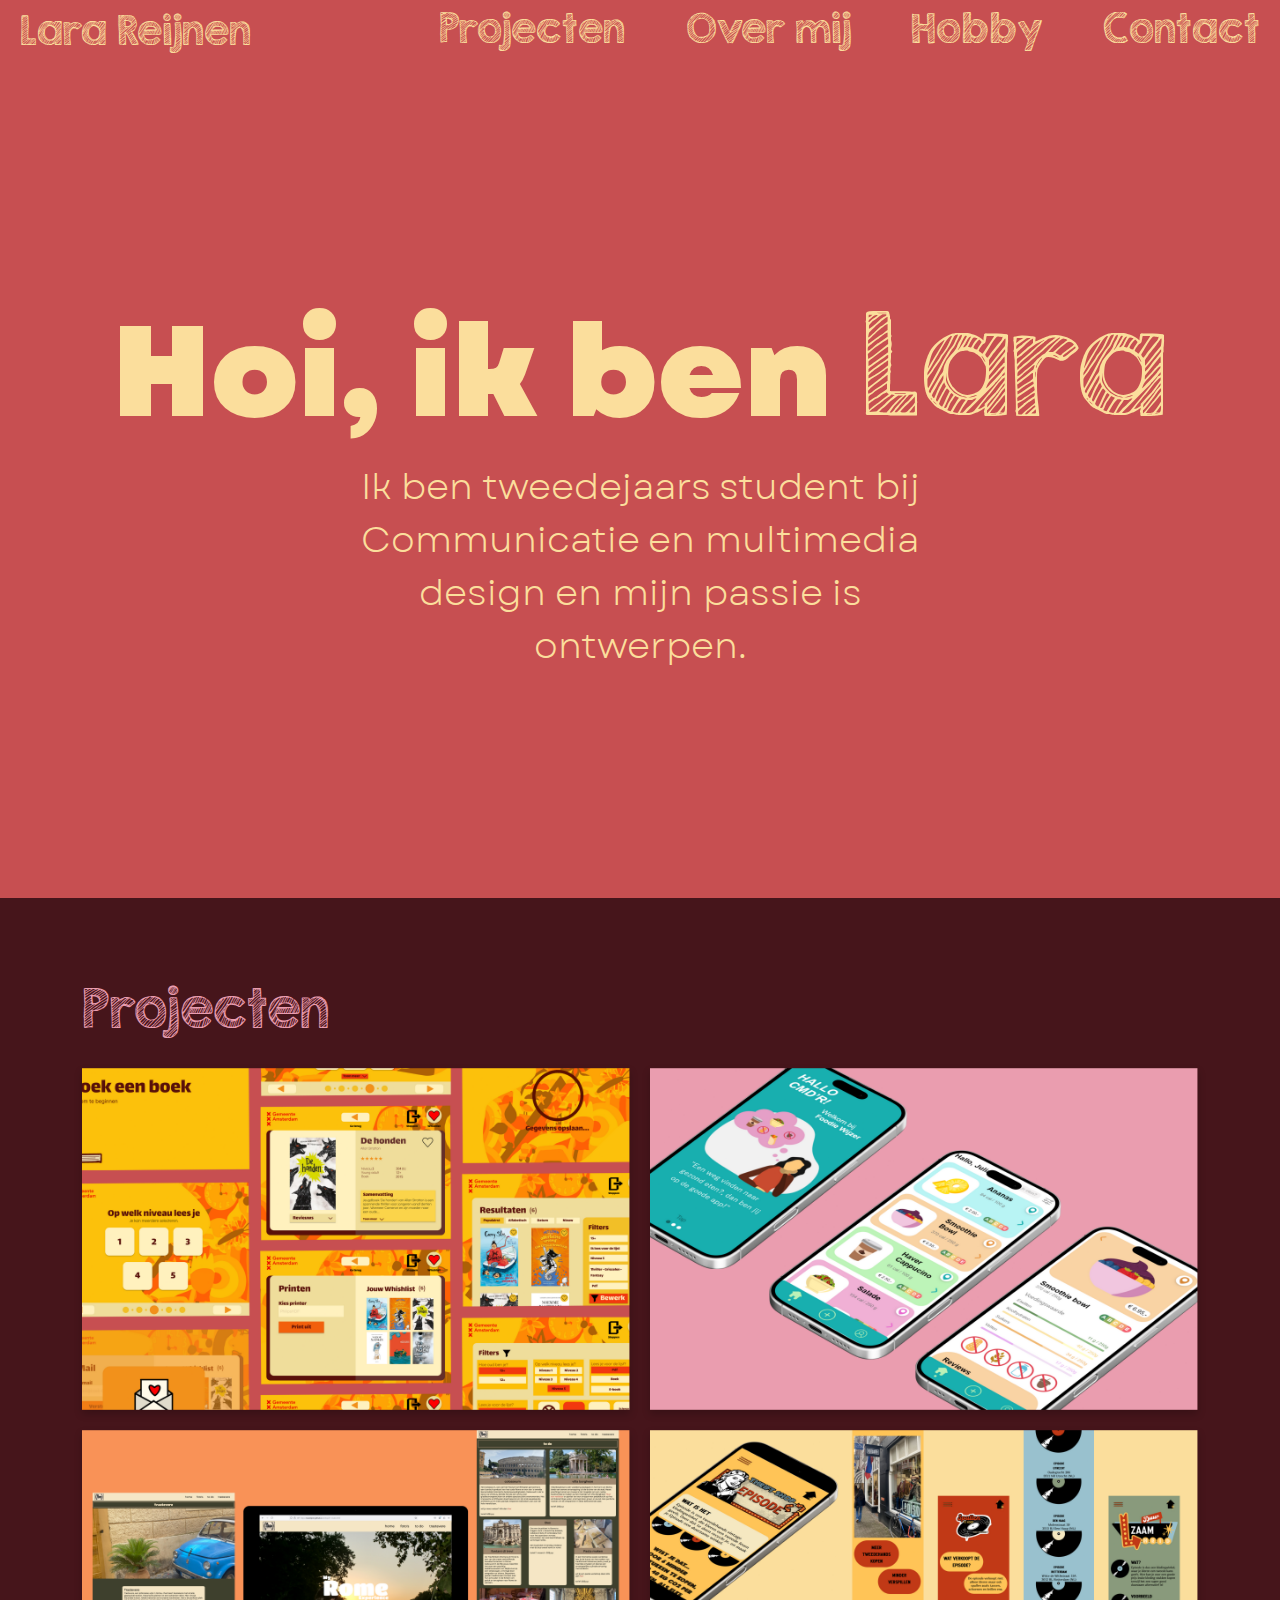
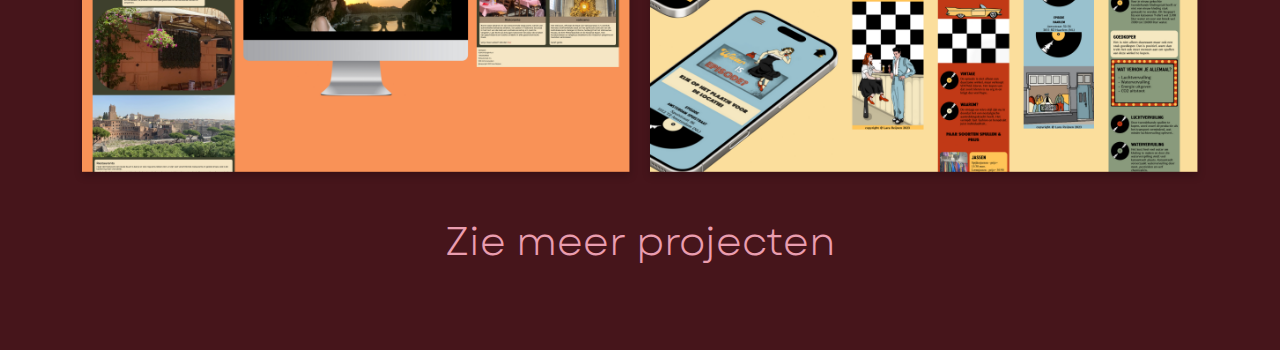
<file: index.html>
<!DOCTYPE html>
<html lang="en">
<head>
    <meta charset="UTF-8">
    <meta name="viewport" content="width=device-width, initial-scale=1.0">
    <title>Document</title>
    <link rel="stylesheet" href="style/style.css"> <!-- ✅ Fixed -->
</head>
<body>
    <!-- Navbar -->
    <nav class="navbar">
        <div class="logo">
            <a href="index.html">Lara Reijnen</a> <!-- ✅ Fixed -->
        </div>
        <button class="burger">
            <span></span>
            <span></span>
            <span></span>
        </button>
        <ul class="nav-links">
            <li><a href="Projecten.html">Projecten</a></li>
            <li><a href="overmij.html">Over mij</a></li>
            <li><a href="mijnhobby.html">Hobby</a></li>
            <li><a href="contact.html">Contact</a></li>
        </ul>        
    </nav>
    
    <div class="container_one">
        <h1 class="welcome_text">Hoi, ik ben <span class="spanStyle">Lara</span></h1> 
        <h3>Ik ben tweedejaars student bij <br> Communicatie en multimedia <br> design en mijn passie is <br> ontwerpen.</h3>
    </div>
    <div class="container_two">
        <div class="width">
            <h2>Projecten</h2>
            <div class="gallery">
                <div class="row">
                    <img src="media/Home.foto3.boek.png" alt="Image 1" class="clickable-img"> <!-- ✅ Fixed -->
                    <img src="media/home.foto4.scherm.png" alt="Image 2" class="clickable-img"> <!-- ✅ Fixed -->
                </div>
                <div class="row">
                    <img src="media/home.foto.rome.png" alt="Image 3" class="clickable-img"> <!-- ✅ Fixed -->
                    <img src="media/home.foto2.episode.png" alt="Image 4" class="clickable-img"> <!-- ✅ Fixed -->
                </div>
            </div>
            <p class="see-more">Zie meer projecten</p>
        </div>
    </div>    
</body>
</html>

<script>
document.addEventListener('DOMContentLoaded', function () {
    const burger = document.querySelector('.burger');
    const navLinks = document.querySelector('.nav-links');

    burger.addEventListener('click', function () {
        navLinks.classList.toggle('mobile');
        burger.classList.toggle('active');
    });
});

document.addEventListener("DOMContentLoaded", () => {
    // Select all clickable images
    const images = document.querySelectorAll(".clickable-img");

    images.forEach((image) => {
        image.addEventListener("click", () => {
            // Redirect to the Projecten page
            window.location.href = "Projecten.html";
        });
    });

    // Click event for "see more"
    const seeMore = document.querySelector(".see-more");
    if (seeMore) {
        seeMore.addEventListener("click", () => {
            window.location.href = "Projecten.html";
        });
    }
});
</script>
</file>
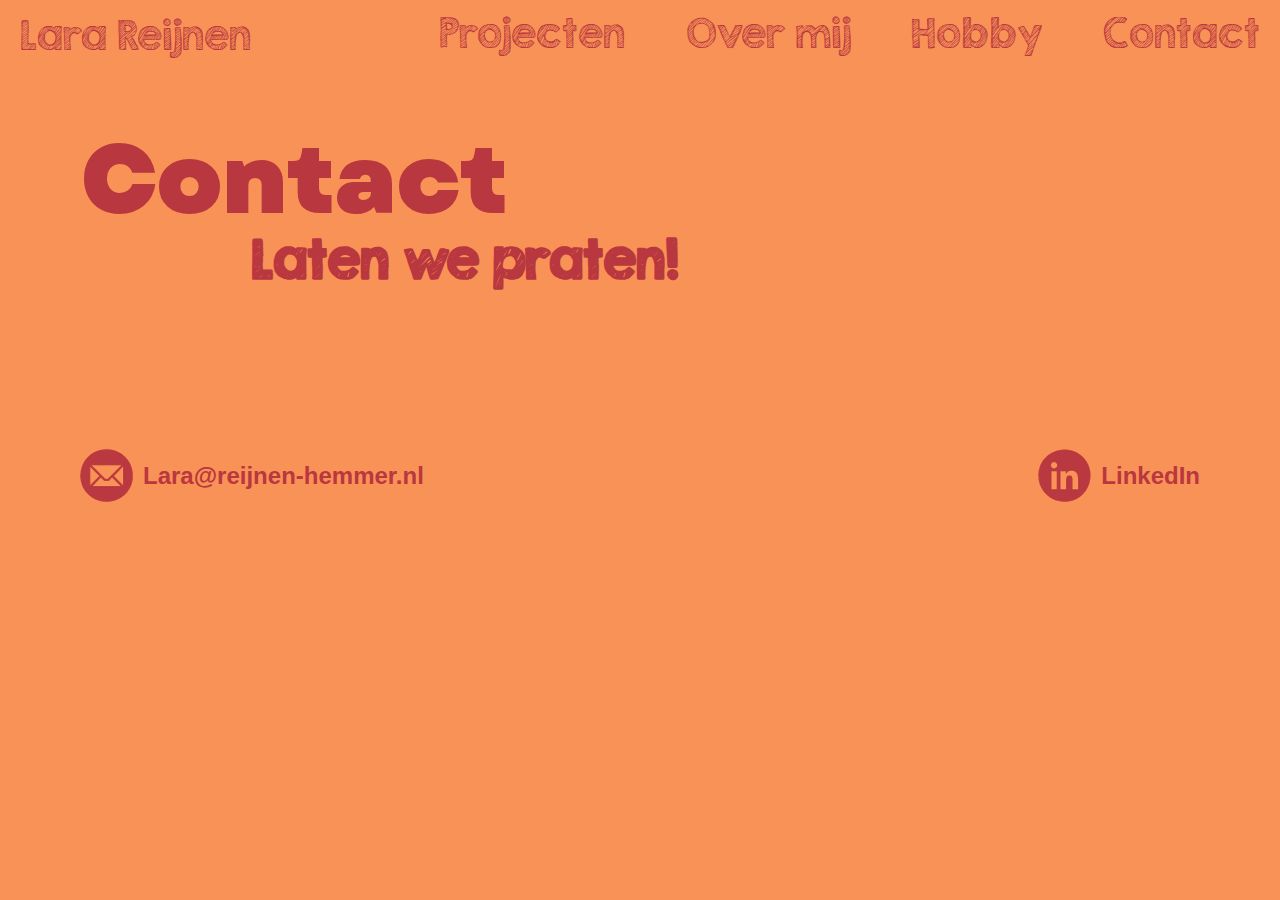
<file: contact.html>
<!DOCTYPE html>
<html lang="en">
<head>
    <meta charset="UTF-8">
    <meta name="viewport" content="width=device-width, initial-scale=1.0">
    <title>Contact</title>
    <link rel="stylesheet" href="style/contact.css"> <!-- ✅ Fixed -->
</head>
<body>
    <!-- Navbar -->
    <nav class="navbar">
        <div class="logo">
            <a href="index.html">Lara Reijnen</a> <!-- ✅ Fixed -->
        </div>
        <button class="burger">
            <span></span>
            <span></span>
            <span></span>
        </button>
        <ul class="nav-links">
            <li><a href="Projecten.html">Projecten</a></li>
            <li><a href="overmij.html">Over mij</a></li>
            <li><a href="mijnhobby.html">Hobby</a></li>
            <li><a href="contact.html">Contact</a></li>
        </ul>
    </nav>

    <!-- About Section -->
    <div class="about-container">
        <div class="about-text">
            <h1>Contact</h1>
            <h2>Laten we praten!</h2>
        </div>
    </div>

    <!-- Contact Links Section -->
    <div class="contact-links">
        <div class="contact-item">
            <img src="media/mail.icon_1.png" alt="Email Icon"> <!-- ✅ Fixed -->
            <a href="mailto:Lara@reijnen-hemmer.nl">Lara@reijnen-hemmer.nl</a>
        </div>
        <div class="contact-item">
            <img src="media/linkedin.icon_1.png" alt="LinkedIn Icon"> <!-- ✅ Fixed -->
            <a href="https://www.linkedin.com/in/lara-reijnen-81775534a/" target="_blank">LinkedIn</a>
        </div>
    </div>
</body>
</html>

<script>
document.addEventListener('DOMContentLoaded', function () {
    const burger = document.querySelector('.burger');
    const navLinks = document.querySelector('.nav-links');

    burger.addEventListener('click', function () {
        navLinks.classList.toggle('mobile');
        burger.classList.toggle('active');
    });
});
</script>
</file>
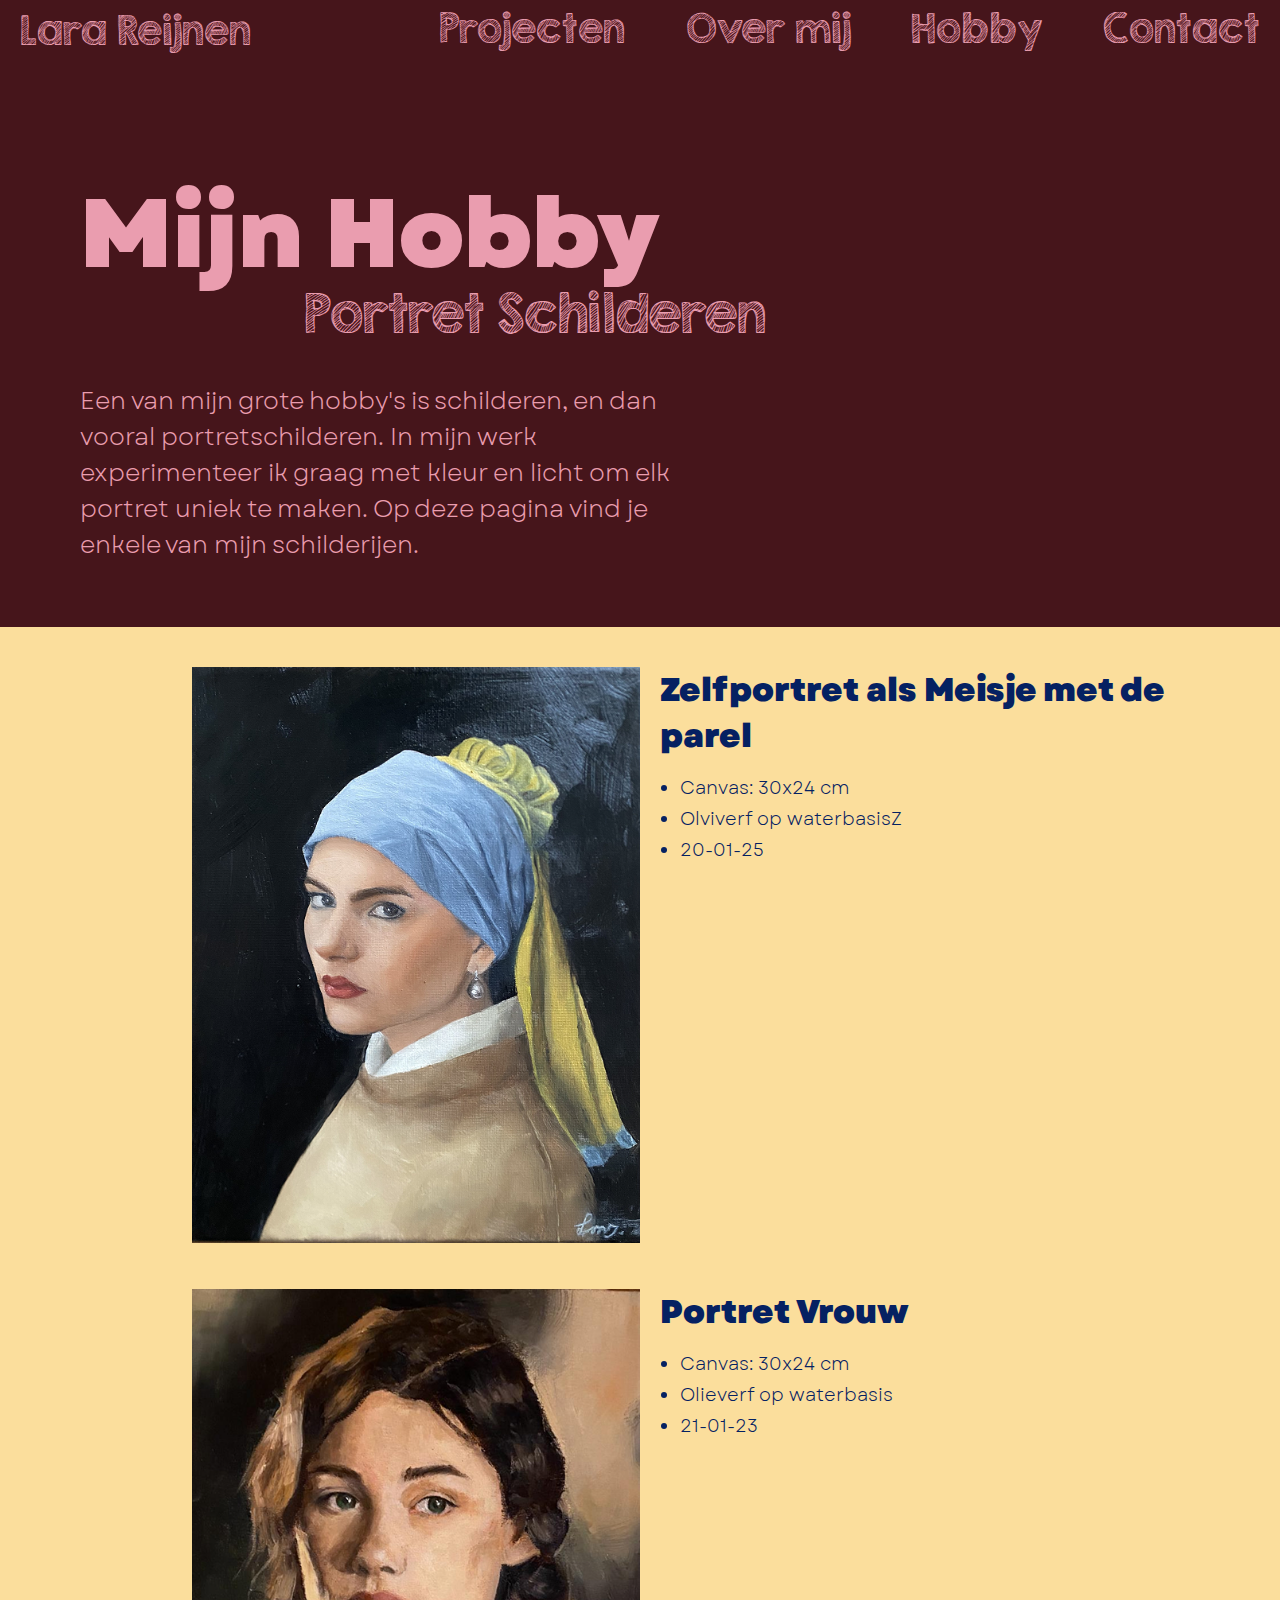
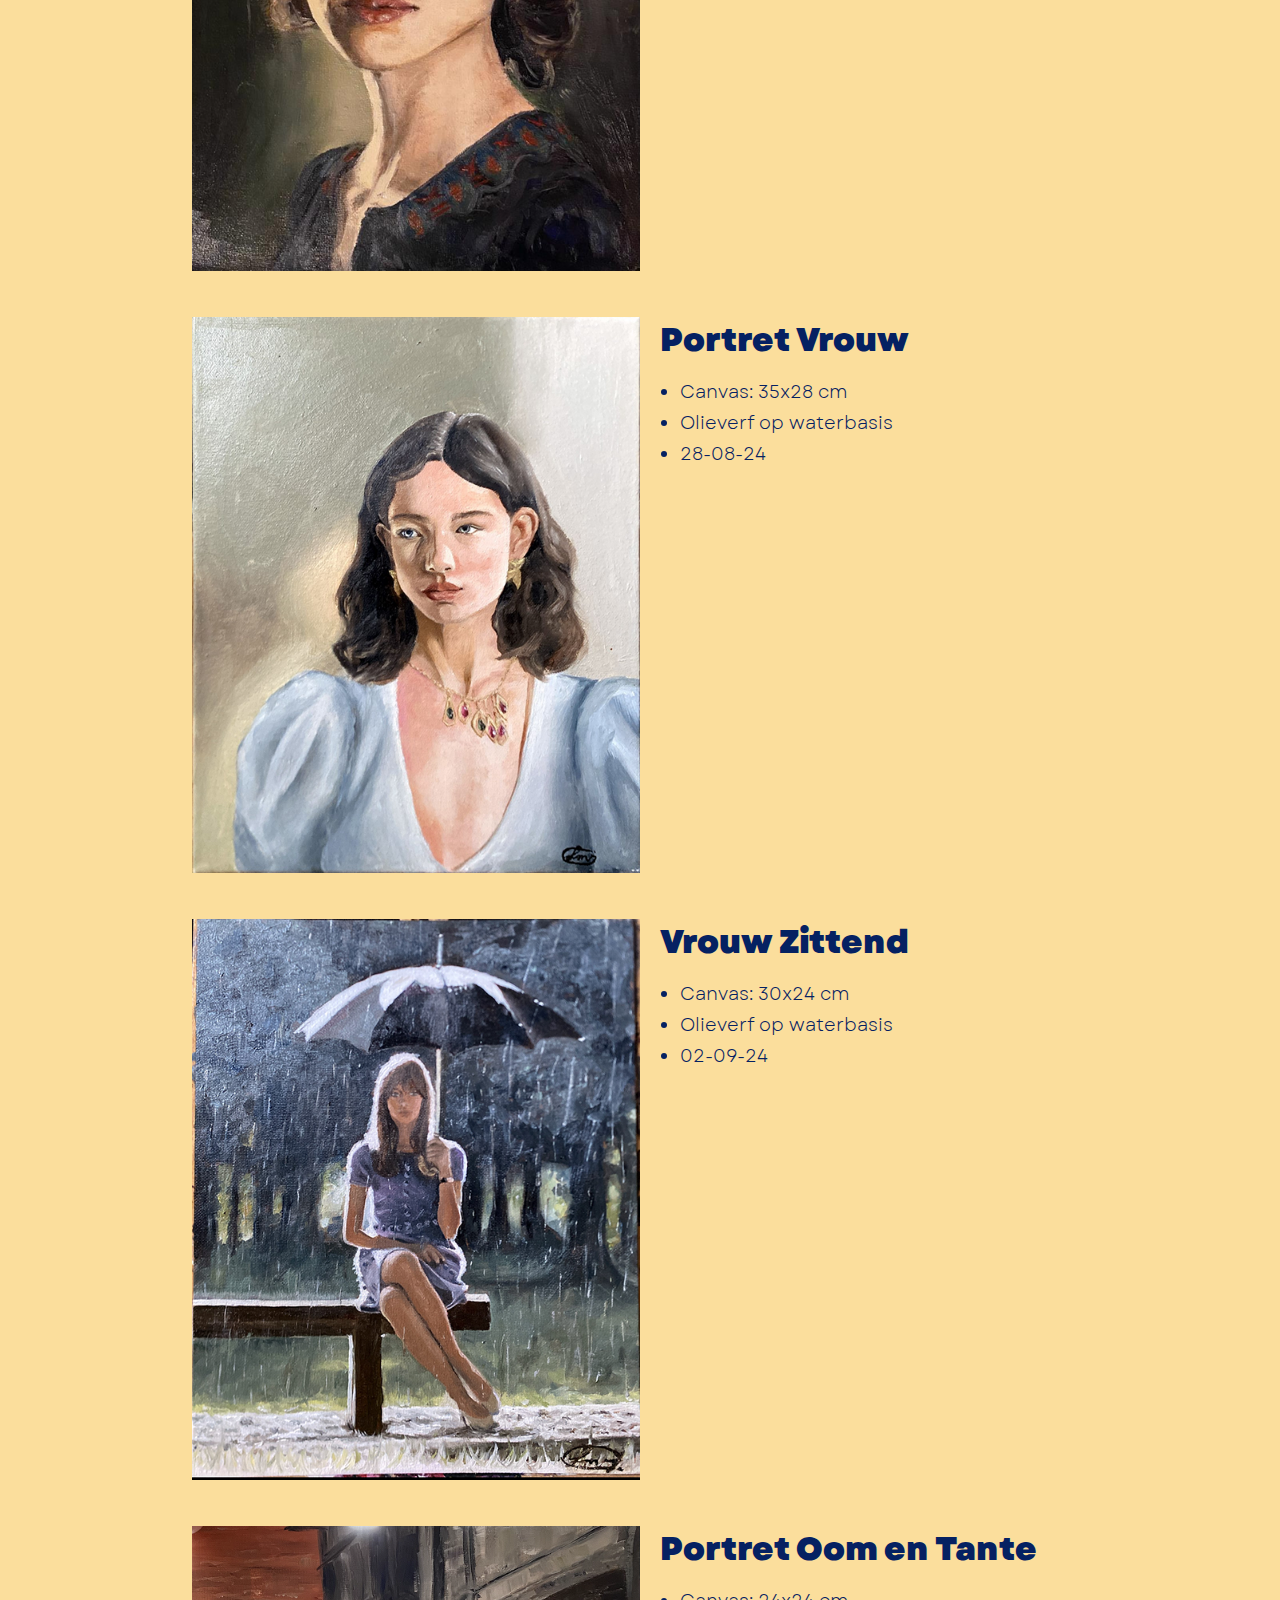
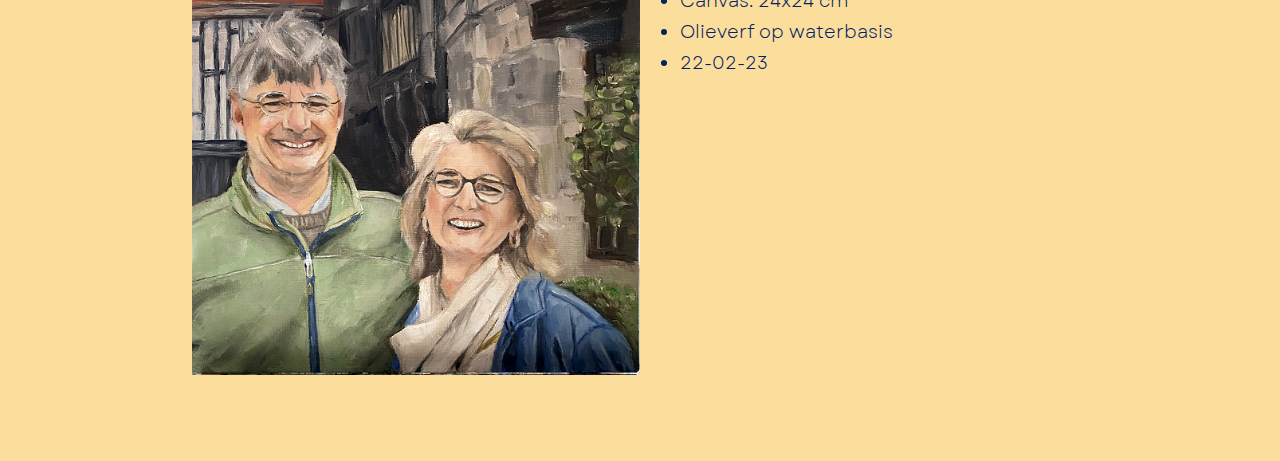
<file: mijnhobby.html>
<!DOCTYPE html>
<html lang="en">
<head>
    <meta charset="UTF-8">
    <meta name="viewport" content="width=device-width, initial-scale=1.0">
    <title>Hobby</title>
    <link rel="stylesheet" href="style/hobby.css"> <!-- ✅ Fixed relative path -->
</head>
<body>
    <!-- Navbar -->
    <nav class="navbar">
        <div class="logo">
            <a href="index.html">Lara Reijnen</a> <!-- ✅ Fixed relative path -->
        </div>
        <button class="burger">
            <span></span>
            <span></span>
            <span></span>
        </button>
        <ul class="nav-links">
            <li><a href="Projecten.html">Projecten</a></li>
            <li><a href="overmij.html">Over mij</a></li>
            <li><a href="mijnhobby.html">Hobby</a></li>
            <li><a href="contact.html">Contact</a></li>
        </ul>
    </nav>

    <!-- Top Container -->
    <div class="about-container">
        <div class="about-text">
            <h1>Mijn Hobby</h1>
            <h2>Portret Schilderen</h2>
            <p>
                Een van mijn grote hobby's is schilderen, en dan vooral portretschilderen. 
                In mijn werk experimenteer ik graag met kleur en licht om elk portret uniek te maken. 
                Op deze pagina vind je enkele van mijn schilderijen.
            </p>
        </div>
    </div>

    <!-- Gallery Container -->
    <div class="gallery-container">
        <!-- Row 1 -->
        <div class="row">
            <div class="row-img">
                <img src="media/image 30.png" alt="Abstract Portret"> <!-- ✅ Fixed -->
            </div>
            <div class="row-text">
                <h1>Zelfportret als Meisje met de parel</h1>
                <ul>
                    <li>Canvas: 30x24 cm</li>
                    <li>Olviverf op waterbasisZ</li>
                    <li>20-01-25</li>
                </ul>
            </div>
        </div>

        <!-- Row 2 -->
        <div class="row">
            <div class="row-img">
                <img src="media/f1.portet.png" alt="Portret Vrouw"> <!-- ✅ Fixed -->
            </div>
            <div class="row-text">
                <h1>Portret Vrouw</h1>
                <ul>
                    <li>Canvas: 30x24 cm</li>
                    <li>Olieverf op waterbasis</li>
                    <li>21-01-23</li>
                </ul>
            </div>
        </div>

        <!-- Row 3 -->
        <div class="row">
            <div class="row-img">
                <img src="media/f2.portret.blauw 1.png" alt="Portret Meisje"> <!-- ✅ Fixed -->
            </div>
            <div class="row-text">
                <h1>Portret Vrouw</h1>
                <ul>
                    <li>Canvas: 35x28 cm</li>
                    <li>Olieverf op waterbasis</li>
                    <li>28-08-24</li>
                </ul>
            </div>
        </div>

        <!-- Row 4 -->
        <div class="row">
            <div class="row-img">
                <img src="media/f3.volledig.vrouw.png" alt="Vrouw Zittend"> <!-- ✅ Fixed -->
            </div>
            <div class="row-text">
                <h1>Vrouw Zittend</h1>
                <ul>
                    <li>Canvas: 30x24 cm</li>
                    <li>Olieverf op waterbasis</li>
                    <li>02-09-24</li>
                </ul>
            </div>
        </div>

        <!-- Row 5 -->
        <div class="row">
            <div class="row-img">
                <img src="media/f4.oom.tante.png" alt="Portret Oom en Tante"> <!-- ✅ Fixed -->
            </div>
            <div class="row-text">
                <h1>Portret Oom en Tante</h1>
                <ul>
                    <li>Canvas: 24x24 cm</li>
                    <li>Olieverf op waterbasis</li>
                    <li>22-02-23</li>
                </ul>
            </div>
        </div>
    </div>

    <script>
        // ✅ Fix for Burger Menu Toggle
        document.addEventListener('DOMContentLoaded', function () {
            const burger = document.querySelector('.burger');
            const navLinks = document.querySelector('.nav-links');

            burger.addEventListener('click', function () {
                navLinks.classList.toggle('mobile');
                burger.classList.toggle('active');
                document.body.classList.toggle('nav-open'); 
            });
        });
    </script>
</body>
</html>
</file>
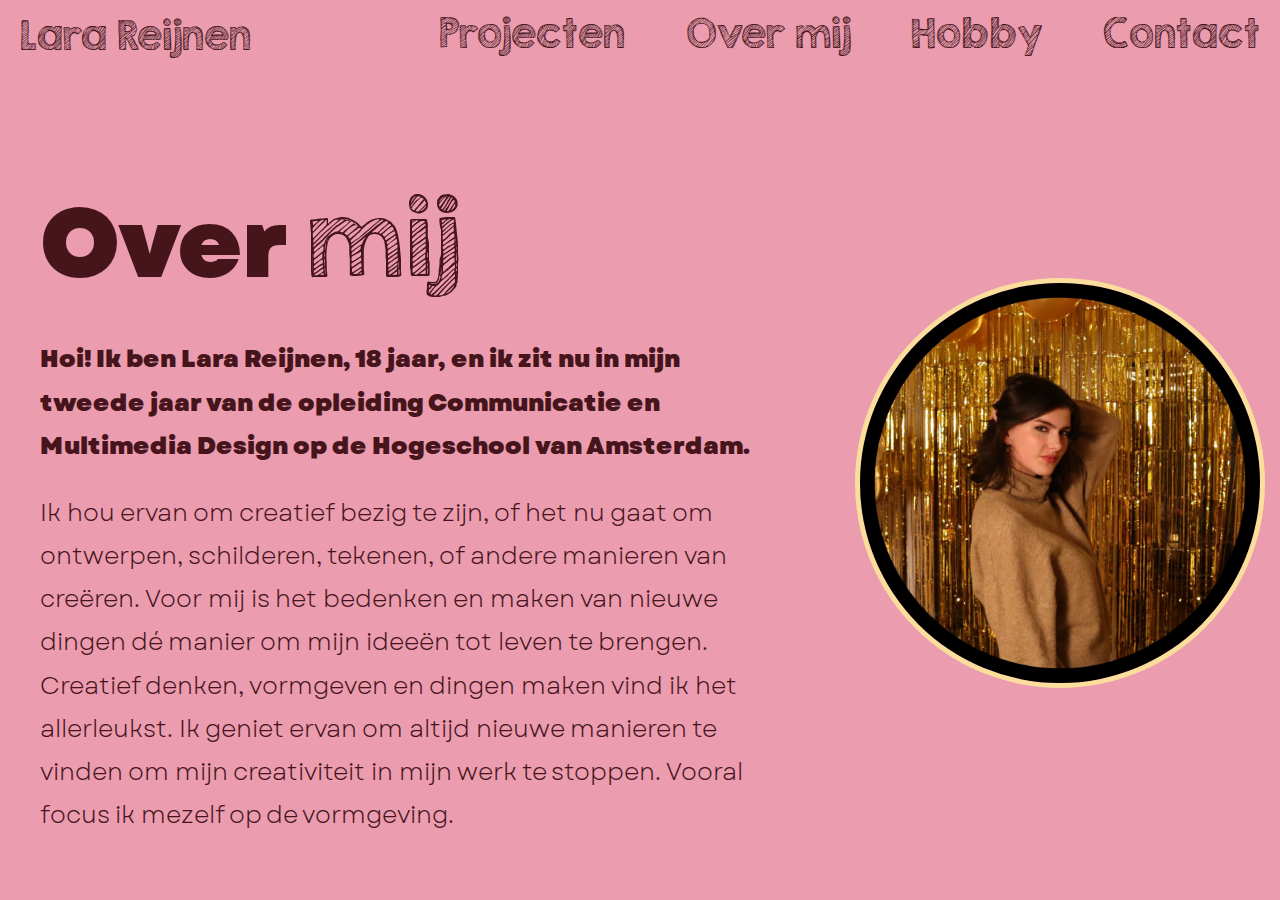
<file: overmij.html>
<!DOCTYPE html>
<html lang="en">
<head>
    <meta charset="UTF-8">
    <meta name="viewport" content="width=device-width, initial-scale=1.0">
    <title>Over Mij</title>
    <link rel="stylesheet" href="style/overmij.css"> <!-- ✅ Fixed CSS Path -->
</head>
<body>
    <nav class="navbar">
        <div class="logo">
            <a href="index.html">Lara Reijnen</a> <!-- ✅ Fixed Navigation Path -->
        </div>
        <button class="burger">
            <span></span>
            <span></span>
            <span></span>
        </button>
        <ul class="nav-links">
            <li><a href="Projecten.html">Projecten</a></li>
            <li><a href="overmij.html">Over mij</a></li>
            <li><a href="mijnhobby.html">Hobby</a></li>
            <li><a href="contact.html">Contact</a></li>
        </ul>
    </nav>  

    <!-- About Container -->
    <div class="about-container">
        <div class="about-text">
            <h1>Over <span class="fontStyle">mij</span></h1>
            <p class="p1">
                Hoi! Ik ben Lara Reijnen, 18 jaar, en ik zit nu in mijn tweede jaar van de opleiding 
                Communicatie en Multimedia Design op de Hogeschool van Amsterdam.
            </p>
            <p class="p2">
                Ik hou ervan om creatief bezig te zijn, of het nu gaat om ontwerpen, schilderen, tekenen, of andere manieren van creëren. Voor mij is het bedenken en maken van nieuwe dingen dé manier om mijn ideeën tot leven te brengen. Creatief denken, vormgeven en dingen maken vind ik het allerleukst. Ik geniet ervan om altijd nieuwe manieren te vinden om mijn creativiteit in mijn werk te stoppen. Vooral focus ik mezelf op de vormgeving.
            </p>
        </div>
        <div class="about-image">
            <img src="media/larafoto.jpg" alt="Foto van mij"> <!-- ✅ Fixed Image Path -->
        </div>
    </div>

    <script>
        document.addEventListener('DOMContentLoaded', function () {
            const burger = document.querySelector('.burger');
            const navLinks = document.querySelector('.nav-links');

            burger.addEventListener('click', function () {
                navLinks.classList.toggle('mobile'); // Add or remove mobile styles
                burger.classList.toggle('active'); // Animate burger lines
                document.body.classList.toggle('nav-open'); // Prevent body scrolling when the menu is open
            });
        });
    </script>
</body>
</html>
</file>
<file: style/style.css>
/* -------------------------------------------------- */
/*  1) CUSTOM FONTS                                    */
/* -------------------------------------------------- */
@font-face {
    font-family: "Garet-Book";
    src: url("../fonts/Garet-Book.eot"); /* IE9 Compat Modes */
    src: url("../fonts/Garet-Book.eot?#iefix") format("embedded-opentype"), /* IE6-IE8 */
         url("../fonts/Garet-Book.woff2") format("woff2"),
         url("../fonts/Garet-Book.woff") format("woff"),
         url("../fonts/Garet-Book.ttf") format("truetype");
    font-weight: 400;
    font-style: normal;
  }
  
  @font-face {
    font-family: "Garet-Heavy";
    src: url("../fonts/Garet-Heavy.eot");
    src: url("../fonts/Garet-Heavy.eot?#iefix") format("embedded-opentype"),
         url("../fonts/Garet-Heavy.woff2") format("woff2"),
         url("../fonts/Garet-Heavy.woff") format("woff"),
         url("../fonts/Garet-Heavy.ttf") format("truetype");
    font-weight: 700;
    font-style: normal;
  }
  
  @font-face {
    font-family: "MADEMountain-Regular";
    src: url("../fonts/MADEMountain-Regular.eot");
    src: url("../fonts/MADEMountain-Regular.eot?#iefix") format("embedded-opentype"),
         url("../fonts/MADEMountain-Regular.woff2") format("woff2"),
         url("../fonts/MADEMountain-Regular.woff") format("woff"),
         url("../fonts/MADEMountain-Regular.ttf") format("truetype");
    font-weight: 400;
    font-style: normal;
  }
  
  @font-face {
    font-family: "KGSecondChancesSketch";
    src: url("../fonts/KGSecondChancesSketch.eot");
    src: url("../fonts/KGSecondChancesSketch.eot?#iefix") format("embedded-opentype"),
         url("../fonts/KGSecondChancesSketch.woff2") format("woff2"),
         url("../fonts/KGSecondChancesSketch.woff") format("woff"),
         url("../fonts/KGSecondChancesSketch.ttf") format("truetype");
    font-weight: 400; /* Adjust if needed */
    font-style: normal;
  }
  
  @font-face {
    font-family: "KGSecondChancesSolid";
    src: url("../fonts/KGSecondChancesSolid.eot");
    src: url("../fonts/KGSecondChancesSolid.eot?#iefix") format("embedded-opentype"),
         url("../fonts/KGSecondChancesSolid.woff2") format("woff2"),
         url("../fonts/KGSecondChancesSolid.woff") format("woff"),
         url("../fonts/KGSecondChancesSolid.ttf") format("truetype");
    font-weight: 400; /* Adjust if needed */
    font-style: normal;
  }
  

  /* -------------------------------------------------- */
  /*  2) GLOBAL RESETS & BASE STYLES                    */
  /* -------------------------------------------------- */
  *,
  *::before,
  *::after {
    box-sizing: border-box;
  }
  
  html,
  body {
    margin: 0;
    padding: 0;
    overflow-x: hidden;
    font-family: "Garet-Book", Arial, sans-serif; /* Default font */
    color: #FBDE9C;
    background-color: #C74F51; /* Optional: sets overall BG color */
  }
  
  /* -------------------------------------------------- */
  /*  3) NAVBAR                                         */
  /* -------------------------------------------------- */
  .navbar {
    background-color: #C74F51;
    color: #FBDE9C;
    display: flex;
    justify-content: space-between;
    align-items: center;
    height: 60px;
    padding: 0 20px;
    position: relative;
    z-index: 10;
  }
  
  .logo a {
    text-decoration: none;
    /* Default: Sketch */
    font-family: "KGSecondChancesSketch", sans-serif;
    font-size: 36px;
    color: #FBDE9C;
    transition: color 0.3s, font-family 0.3s;
  }
  
  .logo a:hover {
    /* On hover: Solid */
    font-family: "KGSecondChancesSolid", sans-serif;
    color: #FBDE9C;
  }
  
  
  .nav-links {
    list-style: none;
    margin: 0;
    padding: 0;
    display: flex;
    gap: 60px;
    font-size: 36px;
    font-family: "Garet-Heavy" ; /* Garet-Heavy for nav items */
  }
  
  .nav-links a {
    /* Use Sketch as the default font for nav items */
    font-family: "KGSecondChancesSketch", sans-serif; 
    text-decoration: none;
    color: #FBDE9C;
    transition: color 0.3s, font-family 0.3s;
  }
  
  .nav-links a:hover {
    /* Swap to Solid on hover */
    font-family: "KGSecondChancesSolid", sans-serif; 
    color: #FBDE9C; /* You can keep your color transition here as well */
  }
  
  
  /* Burger menu */
  .burger {
    display: none;
    flex-direction: column;
    justify-content: space-between;
    width: 30px;
    height: 20px;
    background: none;
    border: none;
    cursor: pointer;
    z-index: 11;
  }
  
  .burger span {
    display: block;
    width: 100%;
    height: 4px;
    background-color: #FBDE9C;
    border-radius: 2px;
    transition: all 0.3s ease;
  }
  
  .burger.active span:nth-child(1) {
    transform: rotate(45deg) translate(5px, 5px);
  }
  
  .burger.active span:nth-child(2) {
    opacity: 0;
  }
  
  .burger.active span:nth-child(3) {
    transform: rotate(-45deg) translate(5px, -5px);
  }
  
  /* Hidden nav-links (for mobile) */
  .nav-links.hidden {
    display: none;
  }
  
  .nav-links.mobile {
    position: absolute;
    top: 60px;
    right: 0;
    width: 100%;
    flex-direction: column;
    background-color: #C74F51;
    padding: 20px;
    text-align: center;
    display: flex;
    gap: 20px;
    z-index: 9;
    transition: all 0.3s ease-in-out;
  }
  
  /* -------------------------------------------------- */
  /*  4) CONTAINER ONE                                  */
  /* -------------------------------------------------- */
  .container_one {
    height: 838px; /* Fixed height might cause layout issues on small screens */
    width: 100vw;
    background-color: #C74F51;
    display: flex;
    flex-direction: column;
    justify-content: center;
    align-items: center;
    text-align: center;
    padding: 20px;
  }
  
  .welcome_text {
    font-family: "Garet-Heavy"; /* Example usage of Garet-Heavy */
    font-size: 128px;
    line-height: 1.2;
    font-weight: 850;
    margin: 0;
  }

  .spanStyle {
    font-family: "KGSecondChancesSketch";
    font-weight: 400;
  }
  
  .container_one h3 {
    font-family: "Garet-Book";
    font-size: 36px;
    font-weight: 100;
    margin-top: 10px;
    margin-bottom: 0;
  }
  
  /* -------------------------------------------------- */
  /*  5) CONTAINER TWO                                  */
  /* -------------------------------------------------- */
  .container_two {
    background-color: #46151B;
    color: #EA9DAF;
    padding: 40px 20px;
    text-align: center;
    font-family: "Garet-Book", sans-serif;
  }
  
  .width {
    width: 90%;
    margin: 0 auto;
  }
  
  .container_two h2 {
    font-family: "KGSecondChancesSketch";
    font-weight: 400;
    font-size: 48px;
    margin: 0;
    margin-bottom: 20px;
    color: #EA9DAF;
    text-align: left;
    padding-bottom: 10px;
    padding-top: 40px;
  }
  
  /* -------------------------------------------------- */
  /*  6) GALLERY                                        */
  /* -------------------------------------------------- */
  .gallery {
    display: flex;
    flex-direction: column;
    gap: 20px;
    width: 100%;
  }
  
  .row {
    display: flex;
    justify-content: space-between;
    gap: 20px;
    width: 100%;
    flex-wrap: wrap;
  }
  
  .row img {
    width: calc(50% - 10px);
    box-shadow: 0 4px 8px rgba(0, 0, 0, 0.2);
    transition: transform 0.3s ease;
  }
  
  .row img:hover {
    transform: scale(1.05);
  }
  
  /* -------------------------------------------------- */
  /*  7) SEE MORE                                       */
  /* -------------------------------------------------- */
  .see-more {
    font-family: "Garet-Book";
    font-size: 40px;
    margin-top: 40px;
    color: #EA9DAF;
    text-align: center;
    transition: text-decoration 0.3s ease-in-out, color 0.3s ease-in-out;
}

.see-more:hover {
    text-decoration: underline;
    color: #F5C3D1; /* Slightly lighter pink on hover */
}

  
  /* -------------------------------------------------- */
  /*  8) RESPONSIVE STYLES                              */
  /* -------------------------------------------------- */
  @media (max-width: 768px) {
    .burger {
      display: flex;
    }
  
    .nav-links {
      display: none; /* Hidden by default on smaller screens */
    }
  
    .nav-links.mobile {
      display: flex;
    }
  
    .container_one {
      padding: 10px;
      height: auto; /* Let content dictate height on small screens */
    }
  
    .welcome_text {
      font-size: 3rem;
    }
  
    .container_one h3 {
      font-size: 1.5rem;
    }
  
    .row img {
      width: 100%;
    }
  
    .container_two h2 {
      font-size: 2rem;
    }
  
    .see-more {
      font-size: 1.5rem;
    }
  }
</file>
<file: style/contact.css>
/* -------------------------------------------------- */
/*  1) CUSTOM FONTS                                    */
/* -------------------------------------------------- */
@font-face {
    font-family: "Garet-Book";
    src: url("../fonts/Garet-Book.eot"); /* IE9 Compat Modes */
    src: url("../fonts/Garet-Book.eot?#iefix") format("embedded-opentype"), /* IE6-IE8 */
         url("../fonts/Garet-Book.woff2") format("woff2"),
         url("../fonts/Garet-Book.woff") format("woff"),
         url("../fonts/Garet-Book.ttf") format("truetype");
    font-weight: 400;
    font-style: normal;
  }
  
  @font-face {
    font-family: "Garet-Heavy";
    src: url("../fonts/Garet-Heavy.eot");
    src: url("../fonts/Garet-Heavy.eot?#iefix") format("embedded-opentype"),
         url("../fonts/Garet-Heavy.woff2") format("woff2"),
         url("../fonts/Garet-Heavy.woff") format("woff"),
         url("../fonts/Garet-Heavy.ttf") format("truetype");
    font-weight: 700;
    font-style: normal;
  }
  
  @font-face {
    font-family: "MADEMountain-Regular";
    src: url("../fonts/MADEMountain-Regular.eot");
    src: url("../fonts/MADEMountain-Regular.eot?#iefix") format("embedded-opentype"),
         url("../fonts/MADEMountain-Regular.woff2") format("woff2"),
         url("../fonts/MADEMountain-Regular.woff") format("woff"),
         url("../fonts/MADEMountain-Regular.ttf") format("truetype");
    font-weight: 400;
    font-style: normal;
  }
  
  @font-face {
    font-family: "KGSecondChancesSketch";
    src: url("../fonts/KGSecondChancesSketch.eot");
    src: url("../fonts/KGSecondChancesSketch.eot?#iefix") format("embedded-opentype"),
         url("../fonts/KGSecondChancesSketch.woff2") format("woff2"),
         url("../fonts/KGSecondChancesSketch.woff") format("woff"),
         url("../fonts/KGSecondChancesSketch.ttf") format("truetype");
    font-weight: 400; /* Adjust if needed */
    font-style: normal;
  }
  
  @font-face {
    font-family: "KGSecondChancesSolid";
    src: url("../fonts/KGSecondChancesSolid.eot");
    src: url("../fonts/KGSecondChancesSolid.eot?#iefix") format("embedded-opentype"),
         url("../fonts/KGSecondChancesSolid.woff2") format("woff2"),
         url("../fonts/KGSecondChancesSolid.woff") format("woff"),
         url("../fonts/KGSecondChancesSolid.ttf") format("truetype");
    font-weight: 400; /* Adjust if needed */
    font-style: normal;
  }

/* Base Styles */
body, html {
    margin: 0;
    overflow-x: hidden;
    background-color: #F99257; /* Background color */
    font-family: Arial, sans-serif;
}

/* Navbar Styles */
.navbar {
    background-color: #F99257;
    color: #B9373E;
    display: flex;
    justify-content: space-between;
    align-items: center;
    height: 70px;
    padding: 0 20px;
}

.logo a {
    text-decoration: none;
    /* Default: Sketch */
    font-family: "KGSecondChancesSketch", sans-serif;
    font-size: 36px;
    color: #B9373E;
    transition: color 0.3s, font-family 0.3s;
  }
  
  .logo a:hover {
    /* On hover: Solid */
    font-family: "KGSecondChancesSolid", sans-serif;
    color: #B9373E;
  }
  
  
  .nav-links {
    list-style: none;
    margin: 0;
    padding: 0;
    display: flex;
    gap: 60px;
    font-size: 36px;
    font-family: "Garet-Heavy" ; /* Garet-Heavy for nav items */
  }
  
  .nav-links a {
    /* Use Sketch as the default font for nav items */
    font-family: "KGSecondChancesSketch", sans-serif; 
    text-decoration: none;
    color: #B9373E;
    transition: color 0.3s, font-family 0.3s;
  }
  
  .nav-links a:hover {
    /* Swap to Solid on hover */
    font-family: "KGSecondChancesSolid", sans-serif; 
    color: #B9373E; /* You can keep your color transition here as well */
  }


.burger {
    display: none;
    flex-direction: column;
    justify-content: space-between;
    width: 30px;
    height: 20px;
    cursor: pointer;
    z-index: 10;
}

.burger span {
    display: block;
    width: 100%;
    height: 4px;
    background-color: #B9373E;
    border-radius: 2px;
    transition: all 0.3s ease;
}

.burger.active span:nth-child(1) {
    transform: rotate(45deg) translate(5px, 5px);
}

.burger.active span:nth-child(2) {
    opacity: 0;
}

.burger.active span:nth-child(3) {
    transform: rotate(-45deg) translate(5px, -5px);
}

/* Responsive Navbar */
@media (max-width: 768px) {
    .burger {
        display: flex;
    }

    .nav-links {
        display: none;
        flex-direction: column;
        position: absolute;
        top: 70px;
        right: 0;
        width: 100%;
        background-color: #F99257;
        padding: 20px;
        text-align: center;
        gap: 20px;
    }

    .nav-links.mobile {
        display: flex;
    }
}

/* About Container */
.about-container {
    display: flex;
    justify-content: start;
    align-items: start;
    text-align: center;
    background-color: #F99257;
    padding: 40px 80px;
    width: 100%;
}

.about-text h1 {
    font-family: "Garet-Heavy";
    font-size: 96px;
    font-weight: 900;
    color: #B9373E;
    margin: 0;
}

.about-text h2 {
    font-family: "KGSecondChancesSketch";
    margin-left: 40% !important;
    font-size: 48px;
    color: #B9373E;
    margin-top: -20px !important;
    margin: 10px 0 0 0;
    width: 100%;
}

/* Contact Links */
.contact-links {
    display: flex;
    justify-content: space-between;
    align-items: center;
    background-color: #F99257;
    margin-top: 100px;
    padding: 20px 80px; /* Desktop padding */
    gap: 40px;
}

.contact-item {
    display: flex;
    align-items: center;
    gap: 10px;
}

.contact-item img {
    width: 53px;
    height: 53px;
    object-fit: contain;
}

.contact-item a {
    text-decoration: none;
    color: #B9373E;
    font-size: 24px;
    font-weight: bold;
    transition: color 0.3s;
}

.contact-item a:hover {
    color: #80222A; /* Slightly darker color for hover effect */
}

/* Mobile-Specific Styles */
@media (max-width: 768px) {
    /* Navbar */
    .burger {
        display: flex;
    }

    .nav-links {
        display: none; /* Initially hidden */
        flex-direction: column;
        position: absolute;
        top: 70px;
        right: 0;
        width: 100%;
        background-color: #F99257;
        padding: 20px;
        text-align: center;
        gap: 20px;
    }

    .nav-links.mobile {
        display: flex; /* Show on burger click */
    }

    /* About Container */
    .about-container {
        margin: 0px !important;
        padding: 0px !important;
        flex-direction: column; /* Stack elements vertically */
        text-align: center; /* Center-align content */
        padding: 20px; /* Reduce padding */
        margin-top: 50% !important;
    }

    .about-text h1 {
        font-size: 48px; /* Reduce font size */
        text-align: center; /* Center-align text */
    }

    .about-text h2 {
        margin-left: 0; /* Remove left margin */
        font-size: 32px; /* Adjust font size */
        margin-top: 10px; /* Add spacing above */
    }

    /* Contact Links */
    .contact-links {
        flex-direction: column; /* Stack items vertically */
        padding: 20px; /* Reduce padding */
        gap: 20px; /* Add spacing between items */
    }

    .contact-item {
        justify-content: center; /* Center items */
    }

    .contact-item img {
        width: 40px; /* Adjust icon size for mobile */
        height: 40px;
    }

    .contact-item a {
        font-size: 18px; /* Reduce font size */
        text-align: center; /* Center-align text */
    }
}
</file>
<file: style/hobby.css>
/* -------------------------------------------------- */
/*  1) CUSTOM FONTS                                    */
/* -------------------------------------------------- */
@font-face {
    font-family: "Garet-Book";
    src: url("../fonts/Garet-Book.eot"); /* IE9 Compat Modes */
    src: url("../fonts/Garet-Book.eot?#iefix") format("embedded-opentype"), /* IE6-IE8 */
         url("../fonts/Garet-Book.woff2") format("woff2"),
         url("../fonts/Garet-Book.woff") format("woff"),
         url("../fonts/Garet-Book.ttf") format("truetype");
    font-weight: 400;
    font-style: normal;
  }
  
  @font-face {
    font-family: "Garet-Heavy";
    src: url("../fonts/Garet-Heavy.eot");
    src: url("../fonts/Garet-Heavy.eot?#iefix") format("embedded-opentype"),
         url("../fonts/Garet-Heavy.woff2") format("woff2"),
         url("../fonts/Garet-Heavy.woff") format("woff"),
         url("../fonts/Garet-Heavy.ttf") format("truetype");
    font-weight: 700;
    font-style: normal;
  }
  
  @font-face {
    font-family: "MADEMountain-Regular";
    src: url("../fonts/MADEMountain-Regular.eot");
    src: url("../fonts/MADEMountain-Regular.eot?#iefix") format("embedded-opentype"),
         url("../fonts/MADEMountain-Regular.woff2") format("woff2"),
         url("../fonts/MADEMountain-Regular.woff") format("woff"),
         url("../fonts/MADEMountain-Regular.ttf") format("truetype");
    font-weight: 400;
    font-style: normal;
  }
  
  @font-face {
    font-family: "KGSecondChancesSketch";
    src: url("../fonts/KGSecondChancesSketch.eot");
    src: url("../fonts/KGSecondChancesSketch.eot?#iefix") format("embedded-opentype"),
         url("../fonts/KGSecondChancesSketch.woff2") format("woff2"),
         url("../fonts/KGSecondChancesSketch.woff") format("woff"),
         url("../fonts/KGSecondChancesSketch.ttf") format("truetype");
    font-weight: 400; /* Adjust if needed */
    font-style: normal;
  }
  
  @font-face {
    font-family: "KGSecondChancesSolid";
    src: url("../fonts/KGSecondChancesSolid.eot");
    src: url("../fonts/KGSecondChancesSolid.eot?#iefix") format("embedded-opentype"),
         url("../fonts/KGSecondChancesSolid.woff2") format("woff2"),
         url("../fonts/KGSecondChancesSolid.woff") format("woff"),
         url("../fonts/KGSecondChancesSolid.ttf") format("truetype");
    font-weight: 400; /* Adjust if needed */
    font-style: normal;
  }
  

/* -------------------------------------------------- */
/*  2) GLOBAL RESETS & BASE STYLES                    */
/* -------------------------------------------------- */
*,
*::before,
*::after {
    box-sizing: border-box;
}

html,
body {
    margin: 0;
    padding: 0;
    overflow-x: hidden;
    font-family: "Garet-Book", Arial, sans-serif;
    background-color: #46151B;
    color: #EA9DAF;
}

/* -------------------------------------------------- */
/*  3) NAVBAR                                         */
/* -------------------------------------------------- */
.navbar {
    background-color: #46151B; /* Keep existing colors */
    color: #EA9DAF;
    display: flex;
    justify-content: space-between;
    align-items: center;
    height: 60px;
    padding: 0 20px;
    position: relative;
    z-index: 10;
}

.logo a {
    text-decoration: none;
    font-family: "KGSecondChancesSketch", sans-serif;
    font-size: 36px;
    color: #EA9DAF;
    transition: color 0.3s, font-family 0.3s;
}

.logo a:hover {
    font-family: "KGSecondChancesSolid", sans-serif;
    color: #EA9DAF;
}

.nav-links {
    list-style: none;
    margin: 0;
    padding: 0;
    display: flex;
    gap: 60px;
    font-size: 36px;
    font-family: "Garet-Heavy";
}

.nav-links a {
    font-family: "KGSecondChancesSketch", sans-serif;
    text-decoration: none;
    color: #EA9DAF;
    transition: color 0.3s, font-family 0.3s;
}

.nav-links a:hover {
    font-family: "KGSecondChancesSolid", sans-serif;
    color: #EA9DAF;
}

.burger {
    display: none;
    flex-direction: column;
    justify-content: space-between;
    width: 30px;
    height: 20px;
    background: none;
    border: none;
    cursor: pointer;
    z-index: 11;
}

.burger span {
    display: block;
    width: 100%;
    height: 4px;
    background-color: #FBDE9C;
    border-radius: 2px;
    transition: all 0.3s ease;
}

.burger.active span:nth-child(1) {
    transform: rotate(45deg) translate(5px, 5px);
}

.burger.active span:nth-child(2) {
    opacity: 0;
}

.burger.active span:nth-child(3) {
    transform: rotate(-45deg) translate(5px, -5px);
}

.nav-links.hidden {
    display: none;
}

.nav-links.mobile {
    position: absolute;
    top: 60px;
    right: 0;
    width: 100%;
    flex-direction: column;
    background-color: #46151B;
    padding: 20px;
    text-align: center;
    display: flex;
    gap: 20px;
    z-index: 9;
    transition: all 0.3s ease-in-out;
}

/* -------------------------------------------------- */
/*  4) TOP CONTAINER                                  */
/* -------------------------------------------------- */
.about-container {
    background-color: #46151B;
    color: #EA9DAF;
    text-align: left;
    padding: 40px 80px;
}

.about-text h1 {
    font-family: "Garet-Heavy";
    font-size: 96px;
    font-weight: 900;
    margin-bottom: 0px;
}

.about-text h2 {
    font-family: "KGSecondChancesSketch";
    font-size: 48px;
    font-weight: 400;
    margin-top: -20px;
    margin-bottom: 40px;
    margin-left: 20%;
}

.about-text p {
    font-family: "Garet-Book";
    width:  55%;
    font-size: 24px;
    line-height: 1.5;
    margin-left: 0;
}

/* -------------------------------------------------- */
/*  5) GALLERY CONTAINER                              */
/* -------------------------------------------------- */
.gallery-container {
    background-color: #FBDE9C;
    padding: 40px 80px;
}

.row {
    display: flex;
    justify-content: space-between;
    align-items: flex-start;
    margin-bottom: 40px;
}

.row-img {
    width: 50%;
    text-align: right;
    margin-left: auto;
}

.row-img img {
    width: 80%;
    height: auto;
    object-fit: cover;
}

.row-text {
    width: 50%;
    padding-left: 20px;
    display: flex;
    flex-direction: column;
}

.row-text h1 {
    font-family: "Garet-Heavy";
    font-weight: 900;
    margin: 0;
    font-size: 32px;
    color: #052162; /* Text color updated */
}

.row-text ul {
    list-style-type: disc;
    padding-left: 20px;
    color: #052162; /* Text color updated */
}

.row-text ul li {
    font-family: "Garet-Book";
    font-size: 18px;
    margin-bottom: 5px;
}

/* -------------------------------------------------- */
/*  6) RESPONSIVE ADJUSTMENTS                         */
/* -------------------------------------------------- */
@media (max-width: 768px) {

    .about-text p {
        width: 100%;
    }

    .about-text h1 {
        font-size: 40px;
    }
    .about-text h2 {
        margin-top: 0px;
        font-size: 20px;
    }

    .burger {
        display: flex;
    }

    .nav-links {
        display: none;
    }

    .nav-links.mobile {
        display: flex;
    }

    .gallery-container {
        padding: 20px;
    }

    .row {
        flex-direction: column;
        text-align: center;
    }

    .row-img, .row-text {
        width: 100%;
    }

    .row-img img {
        width: 100%;
        height: auto;
        margin-bottom: 20px;
    }

    .row-text {
        padding-left: 0;
        align-items: center;
    }

    .row-text h1 {
        font-size: 24px;
    }

    .row-text ul li {
        font-size: 16px;
    }
}
</file>
<file: style/overmij.css>
/* -------------------------------------------------- */
/*  1) CUSTOM FONTS                                    */
/* -------------------------------------------------- */
@font-face {
    font-family: "Garet-Book";
    src: url("../fonts/Garet-Book.eot"); /* IE9 Compat Modes */
    src: url("../fonts/Garet-Book.eot?#iefix") format("embedded-opentype"), /* IE6-IE8 */
         url("../fonts/Garet-Book.woff2") format("woff2"),
         url("../fonts/Garet-Book.woff") format("woff"),
         url("../fonts/Garet-Book.ttf") format("truetype");
    font-weight: 400;
    font-style: normal;
  }
  
  @font-face {
    font-family: "Garet-Heavy";
    src: url("../fonts/Garet-Heavy.eot");
    src: url("../fonts/Garet-Heavy.eot?#iefix") format("embedded-opentype"),
         url("../fonts/Garet-Heavy.woff2") format("woff2"),
         url("../fonts/Garet-Heavy.woff") format("woff"),
         url("../fonts/Garet-Heavy.ttf") format("truetype");
    font-weight: 700;
    font-style: normal;
  }
  
  @font-face {
    font-family: "MADEMountain-Regular";
    src: url("../fonts/MADEMountain-Regular.eot");
    src: url("../fonts/MADEMountain-Regular.eot?#iefix") format("embedded-opentype"),
         url("../fonts/MADEMountain-Regular.woff2") format("woff2"),
         url("../fonts/MADEMountain-Regular.woff") format("woff"),
         url("../fonts/MADEMountain-Regular.ttf") format("truetype");
    font-weight: 400;
    font-style: normal;
  }
  
  @font-face {
    font-family: "KGSecondChancesSketch";
    src: url("../fonts/KGSecondChancesSketch.eot");
    src: url("../fonts/KGSecondChancesSketch.eot?#iefix") format("embedded-opentype"),
         url("../fonts/KGSecondChancesSketch.woff2") format("woff2"),
         url("../fonts/KGSecondChancesSketch.woff") format("woff"),
         url("../fonts/KGSecondChancesSketch.ttf") format("truetype");
    font-weight: 400; /* Adjust if needed */
    font-style: normal;
  }
  
  @font-face {
    font-family: "KGSecondChancesSolid";
    src: url("../fonts/KGSecondChancesSolid.eot");
    src: url("../fonts/KGSecondChancesSolid.eot?#iefix") format("embedded-opentype"),
         url("../fonts/KGSecondChancesSolid.woff2") format("woff2"),
         url("../fonts/KGSecondChancesSolid.woff") format("woff"),
         url("../fonts/KGSecondChancesSolid.ttf") format("truetype");
    font-weight: 400; /* Adjust if needed */
    font-style: normal;
  }

body, html {
    margin: 0;
    overflow-x: hidden;
    background-color: #EB9CAF;
}

/* Projecten Navbar Styles */
.navbar {
    background-color: #EB9CAF; /* Light background color */
    color: #46151B; /* Dark text color */
    display: flex;
    justify-content: space-between;
    align-items: center;
    height: 70px; /* Slightly taller for emphasis */
    padding: 0 20px;
}

.logo a {
    text-decoration: none;
    /* Default: Sketch */
    font-family: "KGSecondChancesSketch", sans-serif;
    font-size: 36px;
    color: #46151B;
    transition: color 0.3s, font-family 0.3s;
  }
  
  .logo a:hover {
    /* On hover: Solid */
    font-family: "KGSecondChancesSolid", sans-serif;
    color: #46151B;
  }
  
  
  .nav-links {
    list-style: none;
    margin: 0;
    padding: 0;
    display: flex;
    gap: 60px;
    font-size: 36px;
    font-family: "Garet-Heavy" ; /* Garet-Heavy for nav items */
  }
  
  .nav-links a {
    /* Use Sketch as the default font for nav items */
    font-family: "KGSecondChancesSketch", sans-serif; 
    text-decoration: none;
    color: #46151B;
    transition: color 0.3s, font-family 0.3s;
  }
  
  .nav-links a:hover {
    /* Swap to Solid on hover */
    font-family: "KGSecondChancesSolid", sans-serif; 
    color: #46151B; /* You can keep your color transition here as well */
  }

/* Burger Menu Button */
.burger {
    display: none; /* Hidden by default on desktop */
    flex-direction: column;
    justify-content: space-between;
    width: 30px;
    height: 20px;
    background: none;
    border: none;
    cursor: pointer;
    z-index: 10;
}

.burger span {
    display: block;
    width: 100%;
    height: 4px;
    background-color: #46151B; /* Matches text color */
    border-radius: 2px;
    transition: all 0.3s ease; /* Smooth animation for lines */
}

/* Burger Animation */
.burger.active span:nth-child(1) {
    transform: rotate(45deg) translate(5px, 5px);
}

.burger.active span:nth-child(2) {
    opacity: 0;
}

.burger.active span:nth-child(3) {
    transform: rotate(-45deg) translate(5px, -5px);
}

/* Responsive Navbar */
@media (max-width: 768px) {
    .burger {
        display: flex; /* Show burger menu button on mobile */
    }

    .nav-links {
        display: none; /* Hide navbar links by default */
    }

    .nav-links.mobile {
        display: flex; /* Show links when burger is clicked */
        flex-direction: column;
        position: absolute;
        top: 70px; /* Adjust to match navbar height */
        right: 0;
        width: 100%;
        background-color: #EB9CAF; /* Match navbar background color */
        padding: 20px;
        text-align: center;
        gap: 20px;
        z-index: 9;
    }

    .nav-links a {
        font-size: 1.2rem; /* Adjust for smaller screens */
    }
}

body, html {
    margin: 0;
    overflow-x: hidden;
}

/* Navbar styles (already included in your existing CSS) */

/* About Container */
.about-container {
    display: flex;
    justify-content: space-between;
    align-items: center;
    background-color: #EB9CAF;
    padding: 40px;
    gap: 20px;
}

/* Text Section */
.about-text {
    width: 60%; /* 60% width for the text section */
    color: #46151B;
}

.about-text h1 {
    font-family: "Garet-Heavy";
    font-size: 96px;
    font-weight: 900;
    margin-bottom: 20px;
}

.fontStyle {
    font-family: 'KGSecondChancesSketch' !important;
    font-weight: 400;
}

.p1 {
    font-family: "Garet-Heavy";
}

.p2 {
    font-family: "Garet-Book";
}

.about-text p {
    font-size: 24px;
    line-height: 1.8;
    margin-bottom: 20px;
}

/* Image Section */
.about-image {
    width: 30%; /* Remaining space for the image */
    display: flex;
    justify-content: center;
    align-items: center;
}

.about-image img {
    width: 400px; /* Adjust size as needed */
    height: 400px;
    border-radius: 50%; /* Makes the image round */
    object-fit: cover; /* Ensures the image maintains aspect ratio */
    border: 5px solid #FBDE9C; /* Optional: border around the image */
}

/* Responsive Design */
@media (max-width: 768px) {
    .about-container {
        flex-direction: column; /* Stack items vertically */
        text-align: center;
    }

    .about-text {
        width: 100%; /* Full width for text */
    }

    .about-image {
        width: 100%; /* Full width for the image */
        margin-top: 20px; /* Add spacing above the image */
    }

    .about-image img {
        width: 150px; /* Smaller image on mobile */
        height: 150px;
    }
}
</file>
